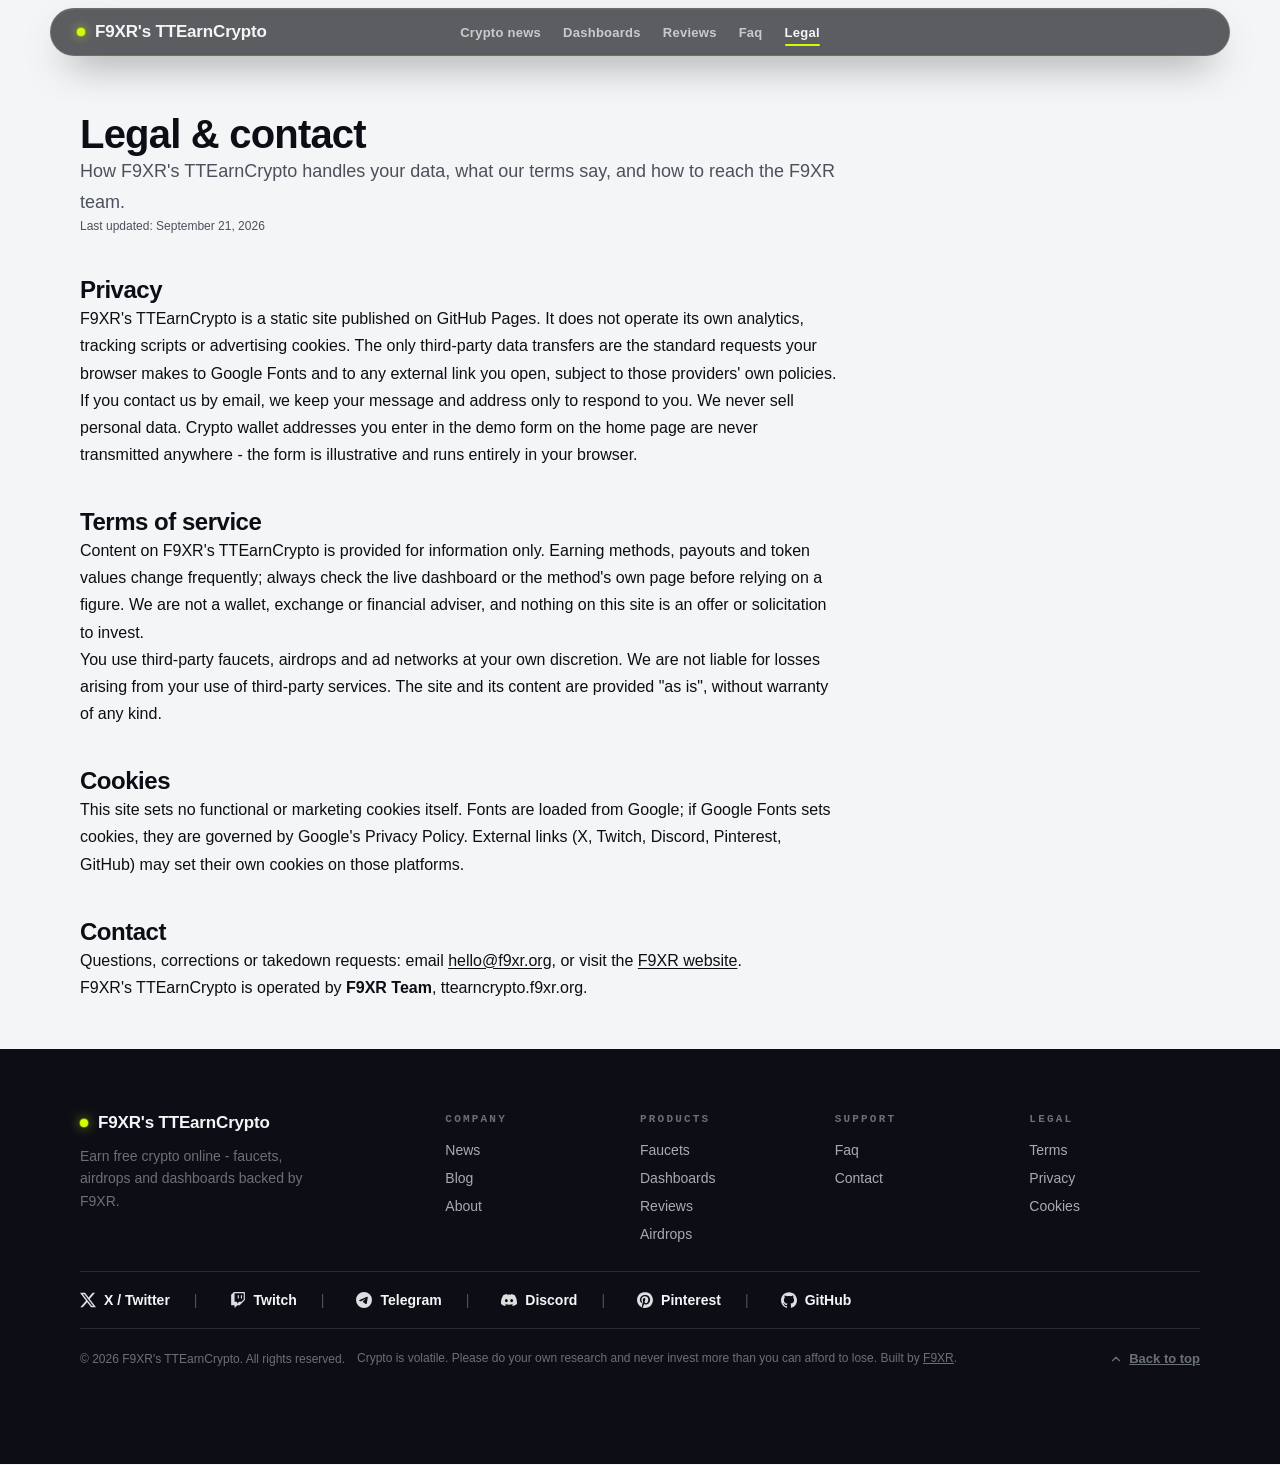
<file: pages/legal.html>
<!DOCTYPE html>
<html lang="en">
<head>
  <meta charset="UTF-8" />
  <meta name="viewport" content="width=device-width, initial-scale=1.0" />
  <title>Terms, Privacy & Contact - F9XR's TTEarnCrypto</title>
  <meta name="description" content="F9XR's TTEarnCrypto legal and contact: privacy policy, terms of service, cookie notice and how to reach the F9XR team." />
  <link rel="canonical" href="https://ttearncrypto.f9xr.org/pages/legal.html" />
  <link rel="icon" href="../assets/img/favicon.svg" type="image/svg+xml" />
  <meta name="theme-color" content="#000000" />
  <meta property="og:type" content="website" />
  <meta property="og:site_name" content="F9XR's TTEarnCrypto" />
  <meta property="og:title" content="Terms, Privacy & Contact - F9XR's TTEarnCrypto" />
  <meta property="og:description" content="Privacy policy, terms of service, cookie notice and contact details for F9XR's TTEarnCrypto." />
  <meta property="og:url" content="https://ttearncrypto.f9xr.org/pages/legal.html" />
  <meta property="og:image" content="https://ttearncrypto.f9xr.org/assets/img/og-image.png" />
  <meta property="og:image:width" content="1200" />
  <meta property="og:image:height" content="630" />
  <meta name="twitter:card" content="summary_large_image" />
  <meta name="twitter:title" content="Terms, Privacy & Contact - F9XR's TTEarnCrypto" />
  <meta name="twitter:description" content="Legal, privacy and contact details for F9XR's TTEarnCrypto." />
  <meta name="twitter:image" content="https://ttearncrypto.f9xr.org/assets/img/og-image.png" />
  <link rel="preconnect" href="https://fonts.googleapis.com" />
  <link rel="preconnect" href="https://fonts.gstatic.com" crossorigin />
  <link href="https://fonts.googleapis.com/css2?family=Inter:wght@400;500;700&display=swap" rel="stylesheet" />
  <link rel="stylesheet" href="../assets/css/style.css" />
  <script type="application/ld+json">
  {
    "@context": "https://schema.org",
    "@graph": [
      {
        "@type": "Organization",
        "name": "F9XR's TTEarnCrypto",
        "url": "https://ttearncrypto.f9xr.org/",
        "logo": "https://ttearncrypto.f9xr.org/assets/img/logo.png",
        "sameAs": [
          "https://twitter.com/ttearncrypto",
          "https://www.twitch.tv/ttearncrypto",
          "https://t.me/+CxO1NVTowno2Y2E1",
          "https://discord.gg/D6hAEEumtx",
          "https://www.pinterest.com/f9xr/ttearncrypto",
          "https://github.com/ttearncrypto"
        ],
        "contactPoint": {
          "@type": "ContactPoint",
          "email": "hello@f9xr.org",
          "url": "https://f9xr.org",
          "contactType": "customer support"
        }
      }
    ]
  }
  </script>
</head>
<body>
  <a class="skip-link" href="#main">Skip to content</a>

  <header class="nav">
    <div class="nav-inner">
      <a class="brand" href="/">F9XR's TTEarnCrypto</a>

      <nav aria-label="Primary">
        <ul class="nav-links">
          <li><a href="/thedesisikka/">Crypto news</a></li>
          <li><a href="/dashboards">Dashboards</a></li>
          <li><a href="/Earning24x7">Reviews</a></li>
          <li><a href="/#faq">Faq</a></li>
          <li><a href="/pages/legal.html" aria-current="page">Legal</a></li>
        </ul>
      </nav>

      <button class="nav-toggle" type="button" id="menuToggle" aria-label="Open menu" aria-expanded="false" aria-controls="mobileMenu">
        <svg viewBox="0 0 24 24" fill="none" stroke="currentColor" stroke-width="2" stroke-linecap="round">
          <line x1="4" y1="7" x2="20" y2="7" />
          <line x1="4" y1="12" x2="20" y2="12" />
          <line x1="4" y1="17" x2="20" y2="17" />
        </svg>
      </button>
    </div>
  </header>

  <div class="mobile-menu" id="mobileMenu" aria-modal="true" aria-hidden="true" role="dialog" aria-labelledby="mobileTitle">
    <div class="mobile-menu-head">
      <span class="brand" id="mobileTitle">F9XR's TTEarnCrypto</span>
      <button class="pill pill-subtle" type="button" id="menuClose">Close</button>
    </div>
    <nav aria-label="Mobile">
      <ul class="mobile-links">
        <li><a href="/thedesisikka/">Crypto news</a></li>
        <li><a href="/dashboards">Dashboards</a></li>
        <li><a href="/Earning24x7">Reviews</a></li>
        <li><a href="/#faq">Faq</a></li>
        <li><a href="/pages/legal.html">Legal</a></li>
      </ul>
    </nav>
  </div>

  <main id="main">
    <section class="band" aria-labelledby="legalTitle">
      <div class="container">
        <div class="legal">
          <h1 class="display-xl" id="legalTitle">Legal & contact</h1>
          <p class="body-lg text-body">How F9XR's TTEarnCrypto handles your data, what our terms say, and how to reach the F9XR team.</p>
          <p class="caption text-body">Last updated: September 21, 2026</p>

          <h2 class="display-md" id="privacy">Privacy</h2>
          <p class="body-md">F9XR's TTEarnCrypto is a static site published on GitHub Pages. It does not operate its own analytics, tracking scripts or advertising cookies. The only third-party data transfers are the standard requests your browser makes to Google Fonts and to any external link you open, subject to those providers' own policies.</p>
          <p class="body-md">If you contact us by email, we keep your message and address only to respond to you. We never sell personal data. Crypto wallet addresses you enter in the demo form on the home page are never transmitted anywhere - the form is illustrative and runs entirely in your browser.</p>

          <h2 class="display-md" id="terms">Terms of service</h2>
          <p class="body-md">Content on F9XR's TTEarnCrypto is provided for information only. Earning methods, payouts and token values change frequently; always check the live dashboard or the method's own page before relying on a figure. We are not a wallet, exchange or financial adviser, and nothing on this site is an offer or solicitation to invest.</p>
          <p class="body-md">You use third-party faucets, airdrops and ad networks at your own discretion. We are not liable for losses arising from your use of third-party services. The site and its content are provided "as is", without warranty of any kind.</p>

          <h2 class="display-md" id="cookies">Cookies</h2>
          <p class="body-md">This site sets no functional or marketing cookies itself. Fonts are loaded from Google; if Google Fonts sets cookies, they are governed by Google's Privacy Policy. External links (X, Twitch, Discord, Pinterest, GitHub) may set their own cookies on those platforms.</p>

          <h2 class="display-md" id="contact">Contact</h2>
          <p class="body-md">Questions, corrections or takedown requests: email <a class="link-inline" href="mailto:hello@f9xr.org">hello@f9xr.org</a>, or visit the <a class="link-inline" href="https://f9xr.org" rel="noopener noreferrer">F9XR website</a>.</p>
          <p class="body-md">F9XR's TTEarnCrypto is operated by <strong>F9XR Team</strong>, ttearncrypto.f9xr.org.</p>
        </div>
      </div>
    </section>
  </main>

  <footer class="footer">
    <div class="container">
      <div class="footer-grid">
        <div class="footer-brand footer-col">
          <a class="brand" href="/">F9XR's TTEarnCrypto</a>
          <p class="body-sm">Earn free crypto online - faucets, airdrops and dashboards backed by F9XR.</p>
        </div>
        <div class="footer-col">
          <h3>Company</h3>
          <ul>
            <li><a href="/thedesisikka/">News</a></li>
            <li><a href="/thedesisikka/">Blog</a></li>
            <li><a href="https://f9xr.org" rel="noopener noreferrer">About</a></li>
          </ul>
        </div>
        <div class="footer-col">
          <h3>Products</h3>
          <ul>
            <li><a href="/">Faucets</a></li>
            <li><a href="/dashboards">Dashboards</a></li>
            <li><a href="/Earning24x7">Reviews</a></li>
            <li><a href="/">Airdrops</a></li>
          </ul>
        </div>
        <div class="footer-col">
          <h3>Support</h3>
          <ul>
            <li><a href="/#faq">Faq</a></li>
            <li><a href="mailto:hello@f9xr.org">Contact</a></li>
          </ul>
        </div>
        <div class="footer-col">
          <h3>Legal</h3>
          <ul>
            <li><a href="/pages/legal.html#terms">Terms</a></li>
            <li><a href="/pages/legal.html#privacy">Privacy</a></li>
            <li><a href="/pages/legal.html#cookies">Cookies</a></li>
          </ul>
        </div>
      </div>

      <div class="footer-social">
        <a href="https://twitter.com/ttearncrypto" rel="noopener noreferrer">
          <svg viewBox="0 0 24 24" fill="currentColor" aria-hidden="true"><path d="M18.901 1.153h3.68l-8.04 9.19L24 22.846h-7.406l-5.8-7.584-6.638 7.584H.474l8.6-9.83L0 1.154h7.594l5.243 6.932ZM17.61 20.644h2.039L6.486 3.24H4.298Z" /></svg>
          X / Twitter
        </a>
        <a href="https://www.twitch.tv/ttearncrypto" rel="noopener noreferrer">
          <svg viewBox="0 0 24 24" fill="currentColor" aria-hidden="true"><path d="M11.571 4.714h1.715v5.143H11.57zm4.715 0H18v5.143h-1.714zM6 0 1.714 4.286v15.428h5.143V24l4.286-4.286h3.428L22.286 12V0zm14.571 11.143-3.428 3.428h-3.429l-3 3v-3H6.857V1.714h13.714Z" /></svg>
          Twitch
        </a>
        <a href="https://t.me/+CxO1NVTowno2Y2E1" rel="noopener noreferrer">
          <svg viewBox="0 0 24 24" fill="currentColor" aria-hidden="true"><path d="M11.944 0A12 12 0 0 0 0 12a12 12 0 0 0 12 12 12 12 0 0 0 12-12A12 12 0 0 0 12 0a12 12 0 0 0-.056 0zm4.962 7.224c.1-.002.321.023.465.14a.506.506 0 0 1 .171.325c.016.093.036.306.02.472-.18 1.898-.962 6.502-1.36 8.627-.168.9-.499 1.201-.82 1.23-.696.065-1.225-.46-1.9-.902-1.056-.693-1.653-1.124-2.678-1.8-1.185-.78-.417-1.21.258-1.91.177-.184 3.247-2.977 3.307-3.23.007-.032.014-.15-.056-.212s-.174-.041-.249-.024c-.106.024-1.793 1.14-5.061 3.345-.48.33-.913.49-1.302.48-.428-.008-1.252-.241-1.865-.44-.752-.245-1.349-.374-1.297-.789.027-.216.325-.437.893-.663 3.498-1.524 5.83-2.529 6.998-3.014 3.332-1.386 4.025-1.627 4.476-1.635z" /></svg>
          Telegram
        </a>
        <a href="https://discord.gg/D6hAEEumtx" rel="noopener noreferrer">
          <svg viewBox="0 0 24 24" fill="currentColor" aria-hidden="true"><path d="M20.317 4.37a19.79 19.79 0 0 0-4.885-1.515.074.074 0 0 0-.079.037c-.21.375-.445.865-.608 1.25a18.27 18.27 0 0 0-5.487 0 12.64 12.64 0 0 0-.617-1.25.077.077 0 0 0-.079-.037A19.736 19.736 0 0 0 3.677 4.37a.07.07 0 0 0-.032.027C.533 9.046-.32 13.58.099 18.058a.082.082 0 0 0 .031.056 19.9 19.9 0 0 0 5.993 3.03.078.078 0 0 0 .084-.028 14.09 14.09 0 0 0 1.226-1.994.076.076 0 0 0-.041-.106 13.107 13.107 0 0 1-1.872-.892.077.077 0 0 1-.008-.128c.126-.094.252-.192.372-.291a.074.074 0 0 1 .078-.01c3.928 1.793 8.18 1.793 12.061 0a.074.074 0 0 1 .079.01c.12.098.246.198.373.292a.077.077 0 0 1-.006.127 12.3 12.3 0 0 1-1.873.892.077.077 0 0 0-.041.107c.36.698.772 1.362 1.225 1.993a.076.076 0 0 0 .084.028 19.84 19.84 0 0 0 6.002-3.03.077.077 0 0 0 .032-.054c.5-5.177-.838-9.674-3.549-13.66a.061.061 0 0 0-.031-.03zM8.02 15.331c-1.183 0-2.157-1.085-2.157-2.419 0-1.333.956-2.419 2.157-2.419 1.21 0 2.176 1.096 2.157 2.42 0 1.333-.956 2.418-2.157 2.418zm7.975 0c-1.183 0-2.157-1.085-2.157-2.419 0-1.333.955-2.419 2.157-2.419 1.21 0 2.176 1.096 2.157 2.42 0 1.333-.946 2.418-2.157 2.418z" /></svg>
          Discord
        </a>
        <a href="https://www.pinterest.com/f9xr/ttearncrypto" rel="noopener noreferrer">
          <svg viewBox="0 0 24 24" fill="currentColor" aria-hidden="true"><path d="M12.017 0C5.396 0 .029 5.367.029 11.987c0 5.079 3.158 9.417 7.618 11.162-.105-.949-.199-2.403.041-3.439.219-.937 1.406-5.957 1.406-5.957s-.359-.72-.359-1.781c0-1.663.967-2.911 2.168-2.911 1.024 0 1.518.769 1.518 1.688 0 1.029-.653 2.567-.992 3.992-.285 1.193.6 2.165 1.775 2.165 2.128 0 3.768-2.245 3.768-5.487 0-2.861-2.063-4.869-5.008-4.869-3.41 0-5.409 2.562-5.409 5.199 0 1.033.394 2.143.889 2.741.099.12.112.225.085.345-.09.375-.293 1.199-.334 1.363-.053.225-.172.271-.401.165-1.495-.69-2.433-2.878-2.433-4.646 0-3.776 2.748-7.252 7.92-7.252 4.158 0 7.392 2.967 7.392 6.923 0 4.135-2.607 7.462-6.233 7.462-1.214 0-2.354-.629-2.758-1.379l-.749 2.848c-.269 1.045-1.004 2.352-1.498 3.146 1.123.345 2.306.535 3.55.535 6.607 0 11.985-5.365 11.985-11.987C23.97 5.39 18.592.026 11.985.026L12.017 0z" /></svg>
          Pinterest
        </a>
        <a href="https://github.com/ttearncrypto" rel="noopener noreferrer">
          <svg viewBox="0 0 24 24" fill="currentColor" aria-hidden="true"><path d="M12 .297c-6.63 0-12 5.373-12 12 0 5.303 3.438 9.8 8.205 11.385.6.113.82-.258.82-.577 0-.285-.01-1.04-.015-2.04-3.338.724-4.042-1.61-4.042-1.61C4.422 18.07 3.633 17.7 3.633 17.7c-1.087-.744.084-.729.084-.729 1.205.084 1.838 1.236 1.838 1.236 1.07 1.835 2.809 1.305 3.495.998.108-.776.417-1.305.76-1.605-2.665-.3-5.466-1.332-5.466-5.93 0-1.31.465-2.38 1.235-3.22-.135-.303-.54-1.523.105-3.176 0 0 1.005-.322 3.3 1.23.96-.267 1.98-.399 3-.405 1.02.006 2.04.138 3 .405 2.28-1.552 3.285-1.23 3.285-1.23.645 1.653.24 2.873.12 3.176.765.84 1.23 1.91 1.23 3.22 0 4.61-2.805 5.625-5.475 5.92.42.36.81 1.096.81 2.22 0 1.606-.015 2.896-.015 3.286 0 .315.21.69.825.57C20.565 22.092 24 17.592 24 12.297c0-6.627-5.373-12-12-12" /></svg>
          GitHub
        </a>
      </div>

      <div class="footer-legal">
        <p>&copy; 2026 F9XR's TTEarnCrypto. All rights reserved.</p>
        <p class="caption">Crypto is volatile. Please do your own research and never invest more than you can afford to lose. Built by <a href="https://f9xr.org" rel="noopener noreferrer">F9XR</a>.</p>
        <a class="footer-top" href="#main">
          <svg viewBox="0 0 24 24" fill="none" stroke="currentColor" stroke-width="2" stroke-linecap="round" stroke-linejoin="round" aria-hidden="true"><path d="M18 15l-6-6-6 6" /></svg>
          Back to top
        </a>
      </div>
    </div>
  </footer>

  <script src="../assets/js/main.js"></script>
</body>
</html>
</file>
<file: assets/css/style.css>
/*
  F9XR's TTEarnCrypto - z-depth deck styles
*/

:root {
  --titanium: #F4F5F6; /* brushed titanium, cool metallic light grey */
  --carbon: #0D0E15; /* carbon matte, deep light-absorbing dark */
  --volt: #D1FF00; /* acid volt, electric neon accent */
  --steel: #D9E0E4; /* muted steel lines and borders */
  --graphite: #1A1D1A; /* deep graphite grey with a whisper of green */
  --white: #FFFFFF;
  --hud-h: 60px;
  --ease-silk: cubic-bezier(0.16, 1, 0.3, 1);
  --nav-h: 64px;
}

* { margin: 0; padding: 0; box-sizing: border-box; }

html { scroll-behavior: auto; }

body {
  font-family: 'Plus Jakarta Sans', sans-serif;
  background: var(--titanium);
  color: var(--carbon);
  overflow-x: hidden;
  -webkit-font-smoothing: antialiased;
}

img { display: block; max-width: 100%; }

a { color: inherit; text-decoration: none; }

button { font-family: inherit; border: none; background: none; cursor: pointer; color: inherit; }

:focus-visible { outline: 2px solid var(--volt); outline-offset: 2px; }

.sr-only {
  position: absolute;
  width: 1px;
  height: 1px;
  padding: 0;
  margin: -1px;
  overflow: hidden;
  clip: rect(0, 0, 0, 0);
  white-space: nowrap;
  border: 0;
}

.skip-link {
  position: absolute;
  left: -9999px;
  top: 0;
  background: var(--carbon);
  color: var(--titanium);
  padding: 8px 16px;
  z-index: 10001;
}

.skip-link:focus { left: 0; }

.mono { font-family: 'JetBrains Mono', monospace; }

[hidden] { display: none !important; }

.is-hidden { display: none !important; }

.link-inline { text-decoration: underline; text-underline-offset: 2px; }

.link-inline:hover { color: var(--volt); }

/* ---------- scroll spacer creates the 400vh track ---------- */
.scroll-spacer { height: 400vh; }

/* ---------- z-depth card engine ---------- */
.zcard {
  position: fixed;
  top: 0;
  left: 0;
  width: 100vw;
  height: 100vh;
  height: 100svh;
  transform-origin: top center;
  will-change: transform, opacity;
  overflow: hidden;
}

.zcard[data-card="1"] { z-index: 10; }
.zcard[data-card="2"] { z-index: 20; transform: translateY(100%); }
.zcard[data-card="3"] { z-index: 30; transform: translateY(100%); }
.zcard[data-card="4"] { z-index: 40; transform: translateY(100%); }

.zcard.is-gone { opacity: 0 !important; visibility: hidden; pointer-events: none; }

/* ---------- top navigation ---------- */
.nav {
  position: fixed;
  top: 0;
  left: 0;
  right: 0;
  z-index: 9998;
  height: var(--nav-h);
  display: flex;
  align-items: center;
  padding: 0 clamp(16px, 3vw, 32px);
  background: transparent;
  pointer-events: none;
}

.nav-inner {
  display: grid;
  grid-template-columns: 1fr auto 1fr;
  align-items: center;
  gap: 16px;
  margin: 0 auto;
  width: 100%;
  max-width: 1180px;
  height: calc(var(--nav-h) - 16px);
  padding: 0 clamp(18px, 3vw, 26px);
  border-radius: 999px;
  background: rgba(13, 14, 21, 0.66);
  backdrop-filter: blur(20px) saturate(1.2);
  -webkit-backdrop-filter: blur(20px) saturate(1.2);
  border: 1px solid rgba(217, 224, 228, 0.12);
  box-shadow:
    0 18px 40px -18px rgba(0, 0, 0, 0.8),
    0 0 0 1px rgba(209, 255, 0, 0.04),
    inset 0 1px 0 rgba(217, 224, 228, 0.06);
  pointer-events: auto;
}

.brand {
  font-weight: 800;
  font-size: 17px;
  letter-spacing: -0.01em;
  color: var(--titanium);
  display: inline-flex;
  align-items: center;
  gap: 10px;
  white-space: nowrap;
  justify-self: start;
}

.brand::before {
  content: "";
  width: 8px;
  height: 8px;
  border-radius: 50%;
  background: var(--volt);
  box-shadow: 0 0 0 1px rgba(209, 255, 0, 0.35), 0 0 12px rgba(209, 255, 0, 0.7);
}

.nav-links {
  display: flex;
  align-items: center;
  gap: 22px;
  margin: 0;
  padding: 0;
  list-style: none;
  justify-self: center;
}

.nav-links a {
  position: relative;
  font-size: 13px;
  font-weight: 600;
  letter-spacing: 0.02em;
  color: rgba(244, 245, 246, 0.72);
  transition: color 0.3s var(--ease-silk);
}

.nav-links a::after {
  content: "";
  position: absolute;
  left: 0;
  right: 0;
  bottom: -6px;
  height: 2px;
  border-radius: 2px;
  background: var(--volt);
  transform: scaleX(0);
  transform-origin: left;
  transition: transform 0.35s var(--ease-silk);
}

.nav-links a:hover,
.nav-links a[aria-current="page"] { color: var(--titanium); }

.nav-links a:hover::after,
.nav-links a[aria-current="page"]::after { transform: scaleX(1); }

.nav-toggle {
  display: none;
  margin-left: auto;
  justify-self: end;
  width: 44px;
  height: 44px;
  border-radius: 50%;
  border: 1px solid rgba(217, 224, 228, 0.25);
  color: var(--titanium);
  align-items: center;
  justify-content: center;
}

.nav-toggle svg { width: 20px; height: 20px; }

/* ---------- pills & buttons ---------- */
.pill {
  display: inline-flex;
  align-items: center;
  justify-content: center;
  gap: 8px;
  border-radius: 999px;
  font-size: 13px;
  line-height: 16px;
  font-weight: 700;
  padding: 10px 18px;
  text-align: center;
  white-space: nowrap;
  border: 1px solid transparent;
  transition: background 0.4s var(--ease-silk), color 0.4s var(--ease-silk), border-color 0.4s var(--ease-silk);
}

.pill-primary { background: var(--volt); color: var(--carbon); }
.pill-primary:hover { background: #e8ff59; }

.pill-subtle { border-color: rgba(244, 245, 246, 0.25); color: var(--titanium); }
.pill-subtle:hover { background: rgba(244, 245, 246, 0.12); }

.pill-secondary { background: transparent; border: 1px solid var(--volt); color: var(--volt); }
.pill-secondary:hover { background: var(--volt); color: var(--carbon); }

/* ---------- mobile menu overlay ---------- */
.mobile-menu {
  position: fixed;
  inset: 0;
  background: var(--carbon);
  z-index: 9999;
  padding: calc(var(--nav-h) + 16px) 24px 24px;
  display: none;
  flex-direction: column;
}

.mobile-menu[open] { display: flex; }

.mobile-menu-head {
  display: flex;
  align-items: center;
  justify-content: space-between;
  margin-bottom: 32px;
}

.mobile-links {
  list-style: none;
  margin: 0;
  padding: 0;
  display: flex;
  flex-direction: column;
  gap: 8px;
}

.mobile-links a {
  display: block;
  font-size: 34px;
  line-height: 44px;
  font-weight: 800;
  letter-spacing: -0.02em;
  color: var(--titanium);
}

.mobile-links a:hover { color: var(--volt); }

.mobile-actions {
  display: flex;
  flex-direction: column;
  gap: 12px;
  margin-top: auto;
}

/* ---------- card 1: the floating hero ---------- */
.card-hero {
  background: var(--titanium);
  display: flex;
  align-items: center;
  justify-content: center;
}

.hero-grid {
  position: absolute;
  inset: 0;
  background-image: linear-gradient(var(--steel) 1px, transparent 1px), linear-gradient(90deg, var(--steel) 1px, transparent 1px);
  background-size: 80px 80px;
  opacity: 0.35;
  z-index: 1;
}

.hero-stage {
  position: relative;
  text-align: center;
  z-index: 5;
  padding: calc(var(--nav-h) + 24px) 24px 24px;
  width: 100%;
  max-width: 1080px;
}

.hero-eyebrow {
  font-family: 'JetBrains Mono', monospace;
  font-size: 12px;
  letter-spacing: 0.3em;
  text-transform: uppercase;
  color: var(--carbon);
  background: var(--volt);
  display: inline-block;
  padding: 7px 14px 7px 18px;
  margin-bottom: 24px;
}

.hero-title {
  font-size: clamp(52px, 11vw, 150px);
  font-weight: 800;
  letter-spacing: -0.04em;
  line-height: 0.92;
  color: var(--carbon);
}

.hero-sub {
  margin: 26px auto 0;
  max-width: 460px;
  font-size: 16px;
  font-weight: 400;
  line-height: 1.7;
  color: #4B515C;
}

.hero-scroll-hint {
  position: absolute;
  bottom: calc(var(--hud-h) + 28px);
  left: 50%;
  transform: translateX(-50%);
  font-family: 'JetBrains Mono', monospace;
  font-size: 11px;
  letter-spacing: 0.3em;
  text-transform: uppercase;
  color: #6A7077;
  display: flex;
  align-items: center;
  gap: 12px;
  z-index: 6;
}

.hero-scroll-hint::after {
  content: "";
  width: 1px;
  height: 36px;
  background: linear-gradient(to bottom, var(--carbon), transparent);
  animation: hint-drop 2.2s var(--ease-silk) infinite;
}

@keyframes hint-drop {
  0% { transform: scaleY(0); transform-origin: top; }
  55% { transform: scaleY(1); transform-origin: top; }
  56% { transform-origin: bottom; }
  100% { transform: scaleY(0); transform-origin: bottom; }
}

/* floating translucent glass shapes */
.glass-shape {
  position: absolute;
  backdrop-filter: blur(10px);
  -webkit-backdrop-filter: blur(10px);
  background: rgba(255, 255, 255, 0.35);
  border: 1px solid var(--steel);
  z-index: 2;
}

.glass-a {
  width: 220px;
  height: 220px;
  top: 12%;
  left: 8%;
  border-radius: 32px;
  animation: bob-a 9s ease-in-out infinite;
}

.glass-b {
  width: 150px;
  height: 150px;
  bottom: 18%;
  right: 10%;
  border-radius: 50%;
  animation: bob-b 7s ease-in-out infinite;
}

.glass-c {
  width: 110px;
  height: 110px;
  top: 20%;
  right: 22%;
  border-radius: 20px;
  transform: rotate(18deg);
  animation: bob-c 11s ease-in-out infinite;
}

@keyframes bob-a {
  0%, 100% { transform: translateY(0); }
  50% { transform: translateY(-26px); }
}

@keyframes bob-b {
  0%, 100% { transform: translateY(0); }
  50% { transform: translateY(22px); }
}

@keyframes bob-c {
  0%, 100% { transform: translateY(0) rotate(18deg); }
  50% { transform: translateY(-18px) rotate(24deg); }
}

/* ---------- request form ---------- */
.request-form {
  width: min(460px, 100%);
  margin: 26px auto 0;
  background: rgba(255, 255, 255, 0.62);
  backdrop-filter: blur(14px);
  -webkit-backdrop-filter: blur(14px);
  border: 1px solid var(--steel);
  border-radius: 20px;
  padding: 16px;
  display: flex;
  flex-direction: column;
  gap: 14px;
  text-align: left;
  box-shadow: 0 20px 50px -20px rgba(13, 14, 21, 0.25);
}

.request-tabs {
  display: flex;
  gap: 4px;
  background: rgba(13, 14, 21, 0.06);
  border-radius: 999px;
  padding: 4px;
}

.request-tab {
  flex: 1;
  border-radius: 999px;
  padding: 8px 16px;
  font-size: 14px;
  font-weight: 700;
  color: var(--carbon);
  background: transparent;
  transition: background 0.3s var(--ease-silk), color 0.3s var(--ease-silk);
}

.request-tab[aria-selected="true"] {
  background: var(--carbon);
  color: var(--titanium);
  box-shadow: 0 6px 16px rgba(13, 14, 21, 0.28);
}

.request-form-fields { display: flex; flex-direction: column; gap: 12px; }

.request-row {
  display: flex;
  align-items: center;
  gap: 12px;
  background: rgba(13, 14, 21, 0.05);
  border: 1px solid rgba(13, 14, 21, 0.08);
  border-radius: 12px;
  padding: 12px 14px;
}

.request-row-icon {
  flex: 0 0 auto;
  width: 32px;
  height: 32px;
  display: flex;
  align-items: center;
  justify-content: center;
  border-radius: 50%;
  background: var(--titanium);
  color: var(--carbon);
}

.request-row-icon svg { width: 16px; height: 16px; }

.request-row-label { flex: 1; min-width: 0; display: flex; flex-direction: column; gap: 2px; }

.request-row-label span {
  font-family: 'JetBrains Mono', monospace;
  font-size: 10px;
  letter-spacing: 0.12em;
  text-transform: uppercase;
  color: #6A7077;
}

.request-row-label strong input {
  border: 0;
  background: transparent;
  font-family: inherit;
  font-size: 15px;
  font-weight: 600;
  color: var(--carbon);
  width: 100%;
  outline: none;
  overflow: hidden;
  text-overflow: ellipsis;
  white-space: nowrap;
}

.request-row-chevron { flex: 0 0 auto; color: #6A7077; }
.request-row-chevron svg { width: 14px; height: 14px; }

.button-large {
  display: block;
  width: 100%;
  border-radius: 14px;
  background: var(--carbon);
  color: var(--titanium);
  font-size: 16px;
  line-height: 20px;
  font-weight: 700;
  padding: 14px;
  transition: background 0.3s var(--ease-silk);
}

.button-large:hover { background: #262A33; }

.copy-note {
  margin: 0;
  font-size: 12px;
  line-height: 16px;
  color: #4B515C;
}

.request-success { display: flex; flex-direction: column; align-items: flex-start; gap: 12px; }

.request-success h2 { font-size: 22px; font-weight: 800; letter-spacing: -0.02em; }

.request-success p { color: #4B515C; }

.success-list {
  margin: 0 0 4px;
  padding: 0;
  list-style: none;
  display: flex;
  flex-direction: column;
  gap: 8px;
  font-size: 14px;
}

.success-list li {
  position: relative;
  padding-left: 24px;
}

.success-list li::before {
  content: "";
  position: absolute;
  left: 2px;
  top: 5px;
  width: 12px;
  height: 6px;
  border-left: 2px solid var(--volt);
  border-bottom: 2px solid var(--volt);
  transform: rotate(-45deg);
}

.request-reset {
  background: none;
  border: 0;
  padding: 0;
  font-size: 14px;
  color: #6A7077;
  text-decoration: underline;
  text-underline-offset: 2px;
}

.request-reset:hover { color: var(--carbon); }

/* ---------- card 2: the engineered image overlay ---------- */
.card-macro { background: var(--carbon); }

.macro-img {
  position: absolute;
  inset: 0;
  width: 100%;
  height: 100%;
  object-fit: cover;
}

.macro-shade {
  position: absolute;
  inset: 0;
  background: linear-gradient(to bottom, rgba(13, 14, 21, 0.25), rgba(13, 14, 21, 0.05) 40%, rgba(13, 14, 21, 0.35));
}

.crosshair-v, .crosshair-h { position: absolute; background: rgba(255, 255, 255, 0.4); }

.crosshair-v { top: 0; bottom: 0; left: 62%; width: 1px; }

.crosshair-h { left: 0; right: 0; top: 40%; height: 1px; }

.node-dot {
  position: absolute;
  left: 62%;
  top: 40%;
  width: 12px;
  height: 12px;
  border-radius: 50%;
  background: var(--volt);
  transform: translate(-50%, -50%);
  box-shadow: 0 0 0 6px rgba(209, 255, 0, 0.25), 0 0 24px 4px rgba(209, 255, 0, 0.8);
  animation: node-pulse 2.6s ease-in-out infinite;
}

@keyframes node-pulse {
  0%, 100% { box-shadow: 0 0 0 6px rgba(209, 255, 0, 0.25), 0 0 24px 4px rgba(209, 255, 0, 0.8); }
  50% { box-shadow: 0 0 0 12px rgba(209, 255, 0, 0.12), 0 0 36px 8px rgba(209, 255, 0, 0.95); }
}

.node-box {
  position: absolute;
  left: calc(62% + 28px);
  top: calc(40% + 28px);
  width: 280px;
  max-width: calc(100vw - 48px);
  background: rgba(13, 14, 21, 0.85);
  backdrop-filter: blur(8px);
  -webkit-backdrop-filter: blur(8px);
  border: 1px solid rgba(217, 224, 228, 0.3);
  color: var(--titanium);
  padding: 20px;
}

.node-box-tag {
  font-family: 'JetBrains Mono', monospace;
  font-size: 10px;
  letter-spacing: 0.3em;
  color: var(--volt);
  margin-bottom: 14px;
}

.node-stat {
  display: flex;
  justify-content: space-between;
  font-family: 'JetBrains Mono', monospace;
  font-size: 12px;
  padding: 8px 0;
  border-bottom: 1px solid rgba(217, 224, 228, 0.15);
}

.node-stat:last-child { border-bottom: none; }

.node-stat span:last-child { color: #E3FF7A; }

.macro-caption {
  position: absolute;
  left: 40px;
  bottom: calc(var(--hud-h) + 36px);
  color: var(--titanium);
  max-width: 440px;
}

.macro-caption .mono {
  font-size: 11px;
  letter-spacing: 0.35em;
  text-transform: uppercase;
  color: #E3FF7A;
  display: block;
  margin-bottom: 14px;
}

.macro-caption h2 {
  font-size: clamp(28px, 4vw, 48px);
  font-weight: 700;
  letter-spacing: -0.02em;
  line-height: 1.1;
}

.macro-steps {
  list-style: none;
  margin: 20px 0 0;
  padding: 0;
  display: flex;
  flex-direction: column;
  gap: 12px;
}

.macro-steps li {
  display: flex;
  gap: 14px;
  align-items: baseline;
  font-size: 14px;
  line-height: 1.55;
  color: rgba(244, 245, 246, 0.85);
}

.macro-steps li .mono {
  font-size: 10px;
  letter-spacing: 0.2em;
  color: var(--volt);
  flex: 0 0 auto;
}

/* ---------- card 3: the kinetic accordion fold ---------- */
.card-fold { background: var(--white); display: flex; flex-direction: column; }

.fold-head {
  padding: 28px 40px 0;
  display: flex;
  justify-content: space-between;
  align-items: baseline;
  gap: 16px;
}

.fold-head h2 { font-size: clamp(22px, 3vw, 34px); font-weight: 700; letter-spacing: -0.02em; }

.fold-head .mono { font-size: 11px; letter-spacing: 0.3em; text-transform: uppercase; color: #6A7077; }

.accordion {
  flex: 1;
  display: flex;
  width: 100%;
  margin-top: 24px;
  border-top: 1px solid var(--steel);
}

.slice {
  position: relative;
  flex: 1 1 0;
  min-width: 0;
  overflow: hidden;
  border-right: 1px solid var(--steel);
  background: var(--white);
  transition: flex-grow 1.2s var(--ease-silk);
  cursor: pointer;
  text-align: left;
  padding: 0;
}

.slice:last-child { border-right: none; }

.slice.active { flex-grow: 3.7; }

.slice-img {
  position: absolute;
  inset: 0;
  width: 100%;
  height: 100%;
  object-fit: cover;
  opacity: 0;
  transform: scale(1.06);
  transition: opacity 1.2s var(--ease-silk), transform 1.2s var(--ease-silk);
}

.slice.active .slice-img { opacity: 1; transform: scale(1); }

.slice-shade {
  position: absolute;
  inset: 0;
  background: linear-gradient(to top, rgba(13, 14, 21, 0.75), rgba(13, 14, 21, 0) 55%);
  opacity: 0;
  transition: opacity 1.2s var(--ease-silk);
}

.slice.active .slice-shade { opacity: 1; }

.slice-idle {
  position: absolute;
  inset: 0;
  display: flex;
  flex-direction: column;
  justify-content: space-between;
  padding: 28px 0 calc(var(--hud-h) + 28px);
  align-items: center;
  transition: opacity 0.6s var(--ease-silk);
}

.slice.active .slice-idle { opacity: 0; }

.slice-num {
  font-family: 'JetBrains Mono', monospace;
  font-size: 12px;
  color: var(--carbon);
  letter-spacing: 0.2em;
}

.slice-idle-title {
  writing-mode: vertical-rl;
  font-size: clamp(16px, 2vw, 22px);
  font-weight: 600;
  letter-spacing: 0.12em;
  text-transform: uppercase;
  color: var(--carbon);
}

.slice-reveal {
  position: absolute;
  left: 28px;
  right: 28px;
  bottom: calc(var(--hud-h) + 28px);
  color: var(--titanium);
  opacity: 0;
  transform: translateY(16px);
  transition: opacity 1.2s var(--ease-silk), transform 1.2s var(--ease-silk);
}

.slice.active .slice-reveal { opacity: 1; transform: translateY(0); }

.slice-reveal .mono {
  font-size: 10px;
  letter-spacing: 0.3em;
  text-transform: uppercase;
  color: #E3FF7A;
  display: block;
  margin-bottom: 10px;
}

.slice-reveal h3 { font-size: clamp(20px, 2.6vw, 32px); font-weight: 700; letter-spacing: -0.01em; margin-bottom: 10px; white-space: nowrap; }

.slice-reveal p { font-size: 14px; line-height: 1.6; max-width: 380px; color: rgba(244, 245, 246, 0.85); }

.slice-reveal .pill { margin-top: 14px; }

.slice:focus-visible { outline: 2px solid var(--carbon); outline-offset: -2px; }

/* ---------- card 4: the matrix tabs and signature ---------- */
.card-matrix {
  background: var(--graphite);
  color: var(--titanium);
  display: grid;
  grid-template-columns: 1fr 1fr;
}

.matrix-left {
  display: flex;
  flex-direction: column;
  justify-content: center;
  padding: calc(var(--nav-h) + 16px) clamp(28px, 5vw, 80px) calc(var(--hud-h) + 40px);
}

.matrix-left .mono-tag {
  font-family: 'JetBrains Mono', monospace;
  font-size: 11px;
  letter-spacing: 0.35em;
  text-transform: uppercase;
  color: var(--volt);
  margin-bottom: 20px;
}

.matrix-left h2 {
  font-size: clamp(30px, 4vw, 52px);
  font-weight: 700;
  letter-spacing: -0.02em;
  line-height: 1.05;
  margin-bottom: 40px;
}

.matrix-tab {
  display: block;
  width: 100%;
  text-align: left;
  padding: 22px 24px;
  border-left: 2px solid rgba(217, 224, 228, 0.2);
  transition: border-color 0.5s var(--ease-silk), background 0.5s var(--ease-silk);
}

.matrix-tab .tab-line {
  display: flex;
  align-items: baseline;
  gap: 16px;
}

.matrix-tab .tab-num {
  font-family: 'JetBrains Mono', monospace;
  font-size: 12px;
  color: #6A7077;
  transition: color 0.5s var(--ease-silk);
}

.matrix-tab .tab-name {
  font-size: clamp(18px, 2vw, 24px);
  font-weight: 600;
  letter-spacing: 0.04em;
  color: rgba(244, 245, 246, 0.55);
  transition: color 0.5s var(--ease-silk);
}

.matrix-tab p {
  margin-top: 10px;
  font-size: 14px;
  line-height: 1.6;
  color: rgba(244, 245, 246, 0.6);
  max-height: 0;
  overflow: hidden;
  opacity: 0;
  transition: max-height 0.7s var(--ease-silk), opacity 0.7s var(--ease-silk);
}

.matrix-tab.active {
  border-left-color: var(--volt);
  background: rgba(209, 255, 0, 0.08);
}

.matrix-tab.active .tab-num { color: var(--volt); }

.matrix-tab.active .tab-name { color: var(--titanium); }

.matrix-tab.active p { max-height: 200px; opacity: 1; }

.matrix-tab:focus-visible { outline: 2px solid var(--volt); outline-offset: -2px; }

.matrix-right { position: relative; overflow: hidden; }

.matrix-img {
  position: absolute;
  inset: 0;
  width: 100%;
  height: 100%;
  object-fit: cover;
  opacity: 0;
  transform: scale(1.05);
  transition: opacity 1s var(--ease-silk), transform 1.4s var(--ease-silk);
}

.matrix-img.active { opacity: 1; transform: scale(1); }

.matrix-img-shade {
  position: absolute;
  inset: 0;
  background: linear-gradient(to right, rgba(26, 29, 26, 0.55), rgba(26, 29, 26, 0) 45%);
  pointer-events: none;
}

.matrix-caption {
  position: absolute;
  right: 28px;
  bottom: calc(var(--hud-h) + 24px);
  font-family: 'JetBrains Mono', monospace;
  font-size: 11px;
  letter-spacing: 0.2em;
  color: var(--titanium);
  background: rgba(26, 29, 26, 0.78);
  backdrop-filter: blur(6px);
  -webkit-backdrop-filter: blur(6px);
  border: 1px solid rgba(217, 224, 228, 0.25);
  padding: 10px 16px;
}

/* ---------- the permanent hud signature bar ---------- */
.hud {
  position: fixed;
  left: 0;
  right: 0;
  bottom: 0;
  height: var(--hud-h);
  z-index: 9999;
  display: flex;
  align-items: center;
  justify-content: space-between;
  gap: 24px;
  padding: 0 clamp(20px, 4vw, 40px);
  background: rgba(244, 245, 246, 0.82);
  backdrop-filter: blur(12px);
  -webkit-backdrop-filter: blur(12px);
  border-top: 1px solid var(--steel);
}

.hud-brand {
  font-weight: 300;
  letter-spacing: 0.22em;
  font-size: 13px;
  color: var(--carbon);
  display: flex;
  align-items: center;
  gap: 10px;
  white-space: nowrap;
}

.hud-brand .dot {
  width: 6px;
  height: 6px;
  border-radius: 50%;
  background: var(--volt);
  box-shadow: 0 0 0 1px rgba(13, 14, 21, 0.35);
}

.hud-credit {
  font-family: 'JetBrains Mono', monospace;
  font-size: 10px;
  letter-spacing: 0.12em;
  color: #6A7077;
  white-space: nowrap;
}

.hud-credit a { color: var(--carbon); border-bottom: 1px solid var(--volt); padding-bottom: 1px; }

.hud-progress {
  flex: 1;
  max-width: 320px;
  display: flex;
  align-items: center;
  gap: 14px;
}

.hud-track {
  flex: 1;
  height: 2px;
  background: var(--steel);
  position: relative;
  overflow: hidden;
}

.hud-fill {
  position: absolute;
  left: 0;
  top: 0;
  bottom: 0;
  width: 0%;
  background: var(--volt);
}

.hud-pct {
  font-family: 'JetBrains Mono', monospace;
  font-size: 11px;
  color: var(--carbon);
  min-width: 44px;
  text-align: right;
}

.hud-nav {
  display: flex;
  align-items: center;
  gap: 8px;
  padding-left: 20px;
  border-left: 1px solid var(--steel);
}

.hud-arrow {
  width: 40px;
  height: 40px;
  display: flex;
  align-items: center;
  justify-content: center;
  border: 1px solid var(--steel);
  background: var(--white);
  color: var(--carbon);
  transition: background 0.4s var(--ease-silk), border-color 0.4s var(--ease-silk), color 0.4s var(--ease-silk), opacity 0.4s var(--ease-silk);
}

.hud-arrow svg { width: 14px; height: 14px; display: block; }

.hud-arrow:hover:not(:disabled) {
  background: var(--volt);
  border-color: var(--carbon);
  color: var(--carbon);
}

.hud-arrow:disabled { opacity: 0.3; cursor: default; }

.hud-arrow:focus-visible { outline: 2px solid var(--carbon); outline-offset: 2px; }

/* ---------- shared layout & type utilities ---------- */
.container {
  max-width: 1200px;
  margin: 0 auto;
  padding: 0 clamp(20px, 4vw, 40px);
}

main::before {
  content: "";
  display: block;
  height: var(--nav-h);
}

.band { padding: 48px 0; }
.section { padding: 32px 0; }

.legal { max-width: 760px; }
.legal h2 { margin-top: 40px; }

.display-xl,
.display-lg,
.display-md,
.display-sm {
  font-weight: 800;
  letter-spacing: -0.02em;
}

.display-xl { font-size: clamp(32px, 5vw, 40px); line-height: 1.1; }
.display-lg { font-size: 32px; line-height: 1.15; }
.display-md { font-size: 24px; line-height: 1.2; }
.display-sm { font-size: 20px; line-height: 1.25; }

.body-lg { font-size: 18px; line-height: 1.7; }
.body-md { font-size: 16px; line-height: 1.7; }
.body-sm { font-size: 14px; line-height: 1.6; }
.caption { font-size: 12px; line-height: 1.6; }

.text-body { color: #4B515C; }
.text-mute { color: #6A7077; }
.text-on-dark { color: var(--titanium); }

/* ---------- static tail (FAQ, get started, footer) ---------- */
.tail { background: var(--titanium); color: var(--carbon); padding: 88px 0 0; }

.tail .container {
  max-width: 1200px;
  margin: 0 auto;
  padding: 0 clamp(20px, 4vw, 40px);
}

.tail-band { padding: 0 0 88px; }

.tail-head {
  font-size: clamp(28px, 4vw, 44px);
  font-weight: 800;
  letter-spacing: -0.02em;
  text-align: center;
  margin: 0 0 28px;
}

.faq { max-width: 760px; margin: 0 auto; }

.faq h2 {
  font-size: clamp(28px, 4vw, 44px);
  font-weight: 800;
  letter-spacing: -0.02em;
  margin: 0 0 12px;
}

.faq-head { text-align: center; margin-bottom: 8px; }

.faq-intro { color: #4B515C; margin: 0 0 24px; }

.faq details { border-top: 1px solid rgba(13, 14, 21, 0.14); }
.faq details:last-of-type { border-bottom: 1px solid rgba(13, 14, 21, 0.14); }

.faq summary {
  list-style: none;
  display: flex;
  align-items: center;
  justify-content: space-between;
  gap: 16px;
  padding: 18px 0;
  cursor: pointer;
  font-size: 16px;
  line-height: 20px;
  font-weight: 600;
  color: var(--carbon);
}

.faq summary::-webkit-details-marker { display: none; }

.faq summary::after {
  content: "+";
  flex: 0 0 auto;
  width: 24px;
  height: 24px;
  display: flex;
  align-items: center;
  justify-content: center;
  border-radius: 50%;
  background: var(--carbon);
  color: var(--volt);
  font-family: 'JetBrains Mono', monospace;
  font-size: 14px;
  transition: transform 0.3s var(--ease-silk);
}

.faq details[open] summary::after { transform: rotate(45deg); }

.faq summary {
  border-radius: 6px;
  transition: color 0.3s var(--ease-silk);
}

.faq summary:hover { color: #23262E; }

.faq summary:focus-visible { outline: 2px solid var(--volt); outline-offset: 4px; }

.faq-panel {
  padding: 2px 0 18px 18px;
  color: #4B515C;
  border-left: 2px solid var(--volt);
}
.faq-panel p { margin: 0; }

.faq-closer { margin: 28px 0 0; text-align: center; color: #4B515C; }
.faq-closer a { font-weight: 600; }

.app-row { display: flex; flex-wrap: wrap; gap: 12px; }

.app-pill {
  display: inline-flex;
  align-items: center;
  gap: 12px;
  border: 1px solid rgba(13, 14, 21, 0.14);
  background: var(--carbon);
  color: var(--titanium);
  border-radius: 999px;
  padding: 12px 20px;
  text-align: left;
  transition: background 0.3s var(--ease-silk);
}

.app-pill:hover { background: #262A33; }

.app-pill svg { flex: 0 0 auto; width: 24px; height: 24px; }

.app-pill-eyebrow {
  display: block;
  font-family: 'JetBrains Mono', monospace;
  font-size: 9px;
  letter-spacing: 0.2em;
  text-transform: uppercase;
  color: #E3FF7A;
}

.app-pill-label { display: block; font-size: 15px; font-weight: 600; }

/* ---------- footer ---------- */
.footer { background: var(--carbon); color: var(--titanium); padding: 64px 0 96px; }

.footer-col h3 {
  font-family: 'JetBrains Mono', monospace;
  font-size: 11px;
  letter-spacing: 0.2em;
  text-transform: uppercase;
  color: #6A7077;
  margin: 0 0 16px;
}

.footer-grid {
  display: grid;
  grid-template-columns: 2fr 1fr 1fr 1fr 1fr;
  gap: 24px;
  padding-bottom: 28px;
}

.footer-brand .brand { color: var(--titanium); display: inline-flex; margin-bottom: 12px; font-size: 17px; }

.footer-brand p { color: #6A7077; font-size: 14px; line-height: 1.6; max-width: 32ch; margin: 0; }

.footer-col ul {
  list-style: none;
  margin: 0;
  padding: 0;
  display: flex;
  flex-direction: column;
  gap: 10px;
}

.footer-col a { color: rgba(244, 245, 246, 0.68); font-size: 14px; }
.footer-col a:hover { color: var(--volt); }

.footer-social {
  display: flex;
  flex-wrap: wrap;
  gap: 0;
  padding: 20px 0;
  border-top: 1px solid rgba(217, 224, 228, 0.14);
}

.footer-social a:not(:first-child)::before {
  content: "|";
  color: rgba(217, 224, 228, 0.32);
  font-weight: 400;
  margin: 0 24px;
}

.footer-social a {
  color: var(--titanium);
  font-size: 14px;
  font-weight: 600;
  display: inline-flex;
  align-items: center;
  gap: 8px;
  transition: color 0.3s var(--ease-silk);
}

.footer-social svg {
  width: 16px;
  height: 16px;
  flex: 0 0 auto;
  opacity: 0.9;
  transition: transform 0.3s var(--ease-silk), opacity 0.3s var(--ease-silk);
}

.footer-social a:hover { color: var(--volt); }
.footer-social a:hover svg { transform: translateY(-2px); opacity: 1; }

.footer-legal {
  border-top: 1px solid rgba(217, 224, 228, 0.14);
  padding-top: 20px;
  color: #6A7077;
  display: flex;
  flex-wrap: wrap;
  justify-content: space-between;
  gap: 12px;
  align-items: center;
  font-size: 12px;
  line-height: 18px;
}

.footer-legal p { margin: 0; }
.footer-legal a { color: #6A7077; text-decoration: underline; }
.footer-legal a:hover { color: var(--volt); }

.footer-top {
  display: inline-flex;
  align-items: center;
  gap: 6px;
  margin-left: auto;
  color: var(--titanium);
  font-size: 13px;
  font-weight: 600;
  text-decoration: none;
  transition: color 0.3s var(--ease-silk);
}

.footer-top svg { width: 14px; height: 14px; }

.footer-top:hover { color: var(--volt); }

/* ---------- sticky mobile CTA ---------- */
.sticky-cta {
  position: fixed;
  left: 16px;
  right: 16px;
  bottom: calc(var(--hud-h) + 14px);
  z-index: 9998;
  display: none;
  align-items: center;
  justify-content: center;
  border-radius: 999px;
  background: var(--volt);
  color: var(--carbon);
  font-size: 15px;
  font-weight: 700;
  padding: 14px;
  text-align: center;
  transform: translateY(200%);
  transition: transform 0.25s var(--ease-silk);
  box-shadow: 0 8px 24px rgba(13, 14, 21, 0.35);
}

.sticky-cta.visible { transform: translateY(0); }

/* ---------- responsive ---------- */
@media (max-width: 1200px) {
  .footer-grid { grid-template-columns: 1fr 1fr 1fr; }
}

@media (max-width: 900px) {
  .nav-links { display: none; }
  .nav-toggle { display: flex; }
  .glass-a { width: 140px; height: 140px; left: 4%; }
  .glass-b { width: 100px; height: 100px; right: 6%; }
  .glass-c { width: 80px; height: 80px; right: 12%; }
  .crosshair-v { left: 50%; }
  .node-dot { left: 50%; }
  .node-box { left: 24px; right: 24px; width: auto; top: calc(40% + 28px); }
  .macro-caption { left: 24px; right: 24px; }
  .accordion { flex-direction: column; }
  .slice { border-right: none; border-bottom: 1px solid var(--steel); }
  .slice:last-child { border-bottom: none; }
  .slice-idle { flex-direction: row; align-items: center; justify-content: space-between; padding: 0 24px; }
  .slice-idle-title { writing-mode: horizontal-tb; letter-spacing: 0.08em; }
  .slice-reveal { left: 24px; right: 24px; bottom: 20px; }
  .slice-reveal h3 { white-space: normal; }
  .fold-head { padding: 20px 24px 0; flex-direction: column; gap: 6px; }
  .accordion { margin-top: 16px; }
  .card-matrix { grid-template-columns: 1fr; grid-template-rows: auto 1fr; }
  .matrix-left { padding: calc(var(--nav-h) + 16px) 24px 24px; justify-content: flex-start; }
  .matrix-left h2 { margin-bottom: 20px; }
  .matrix-tab { padding: 14px 16px; }
  .matrix-caption { right: 16px; bottom: calc(var(--hud-h) + 16px); }
  .hud-credit { display: none; }
  .hud-pct { display: none; }
}

@media (max-width: 767px) {
  .sticky-cta { display: flex; }
  .hero-eyebrow { font-size: 10px; letter-spacing: 0.16em; padding: 6px 12px 6px 14px; }
  .hero-title { font-size: clamp(44px, 14vw, 84px); }
  .footer-grid { grid-template-columns: 1fr 1fr; }
  .footer-legal { flex-direction: column; align-items: flex-start; }
}

@media (max-height: 720px) {
  .card-hero { overflow-y: auto; }
  .hero-stage { padding: calc(var(--nav-h) + 16px) 16px calc(var(--hud-h) + 80px); }
  .hero-title { font-size: clamp(40px, 9vw, 84px); }
  .request-form { margin-top: 18px; }
  .matrix-tab p { display: none; }
}

@media (max-height: 540px) {
  .hero-title { font-size: clamp(36px, 10vh, 80px); }
  .hero-sub { display: none; }
}

/* ---------- reduced motion: collapse to a calm static document ---------- */
@media (prefers-reduced-motion: reduce) {
  html { scroll-behavior: auto; }

  .scroll-spacer { display: none; }
  .zcard {
    position: relative;
    width: 100%;
    height: auto;
    min-height: 100vh;
    transform: none !important;
    opacity: 1 !important;
    visibility: visible !important;
    pointer-events: auto !important;
  }
  .glass-a, .glass-b, .glass-c, .node-dot, .hero-scroll-hint::after { animation: none !important; }
  .slice, .slice-img, .slice-shade, .slice-reveal, .matrix-img, .matrix-tab p { transition: none !important; }
  .card-macro, .matrix-right { min-height: 100vh; }
  .nav { position: sticky; }
  .tail { padding-top: 48px; }
}
</file>
